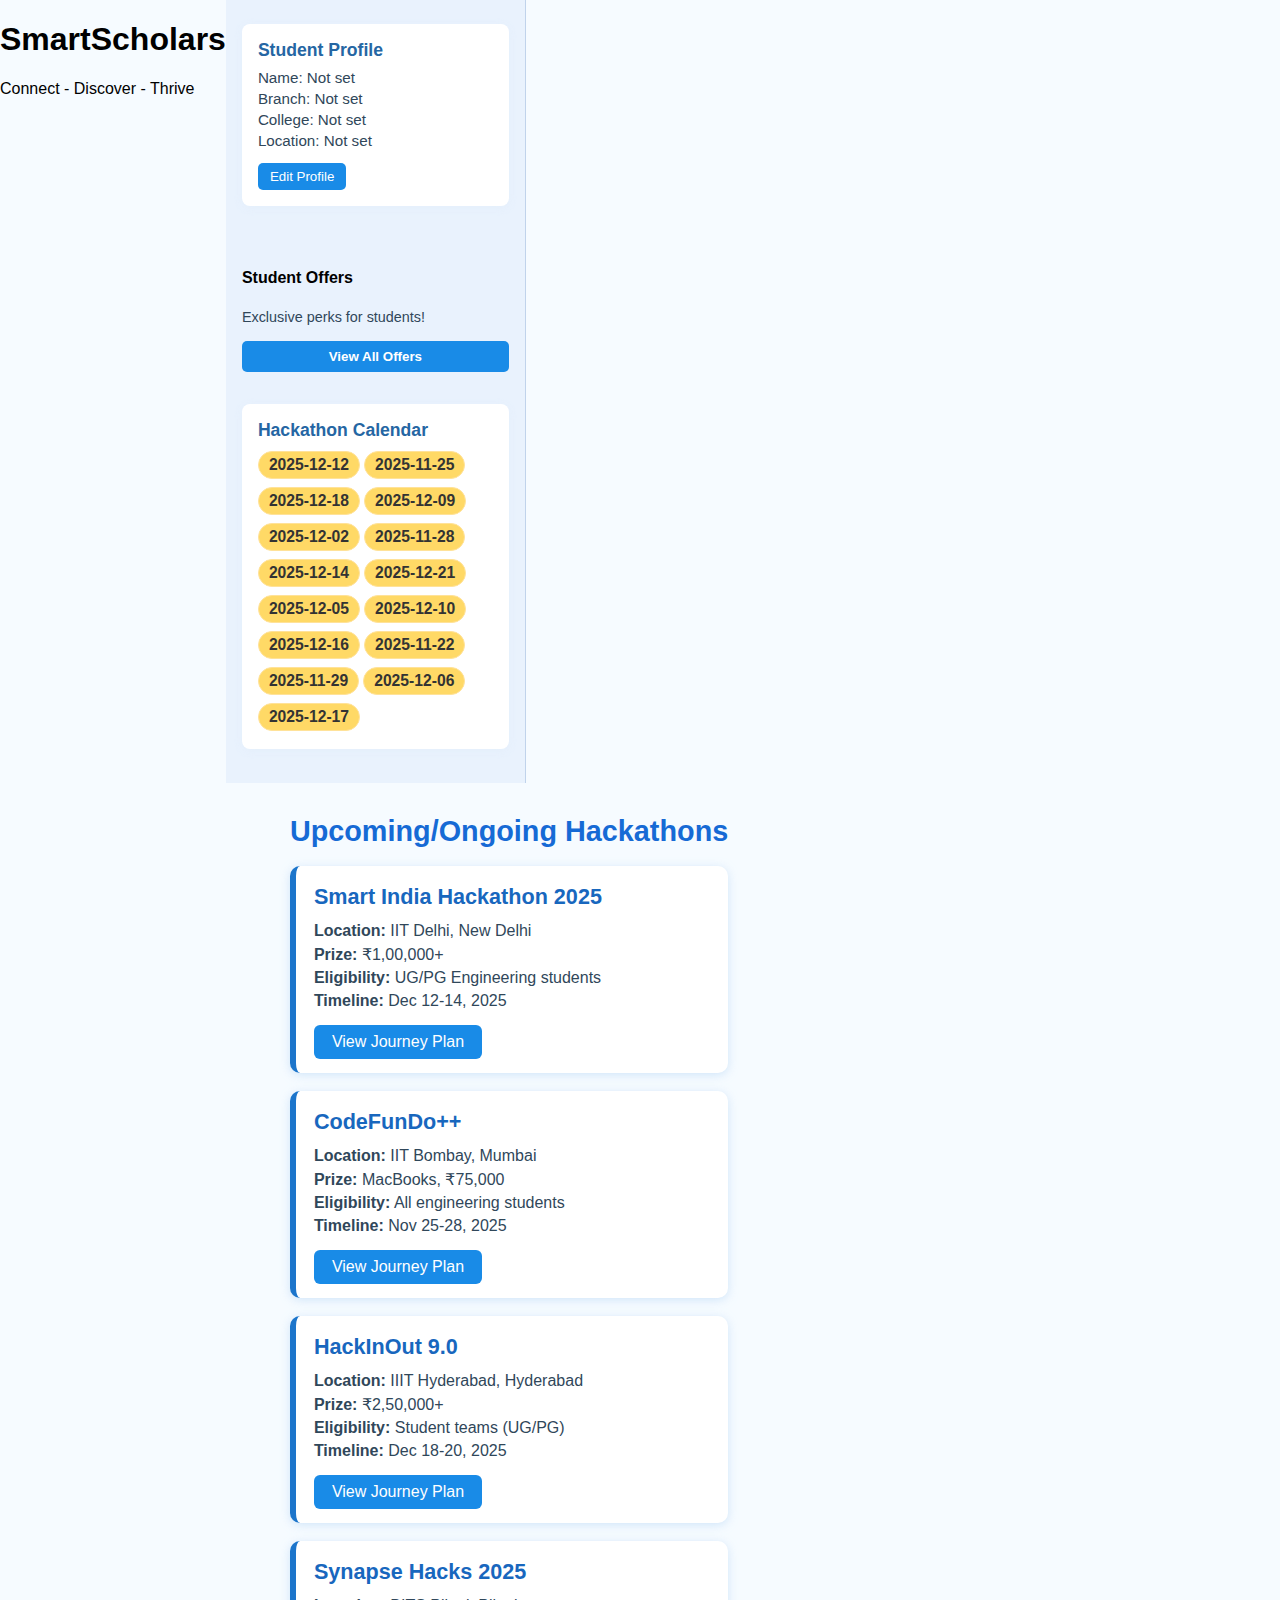
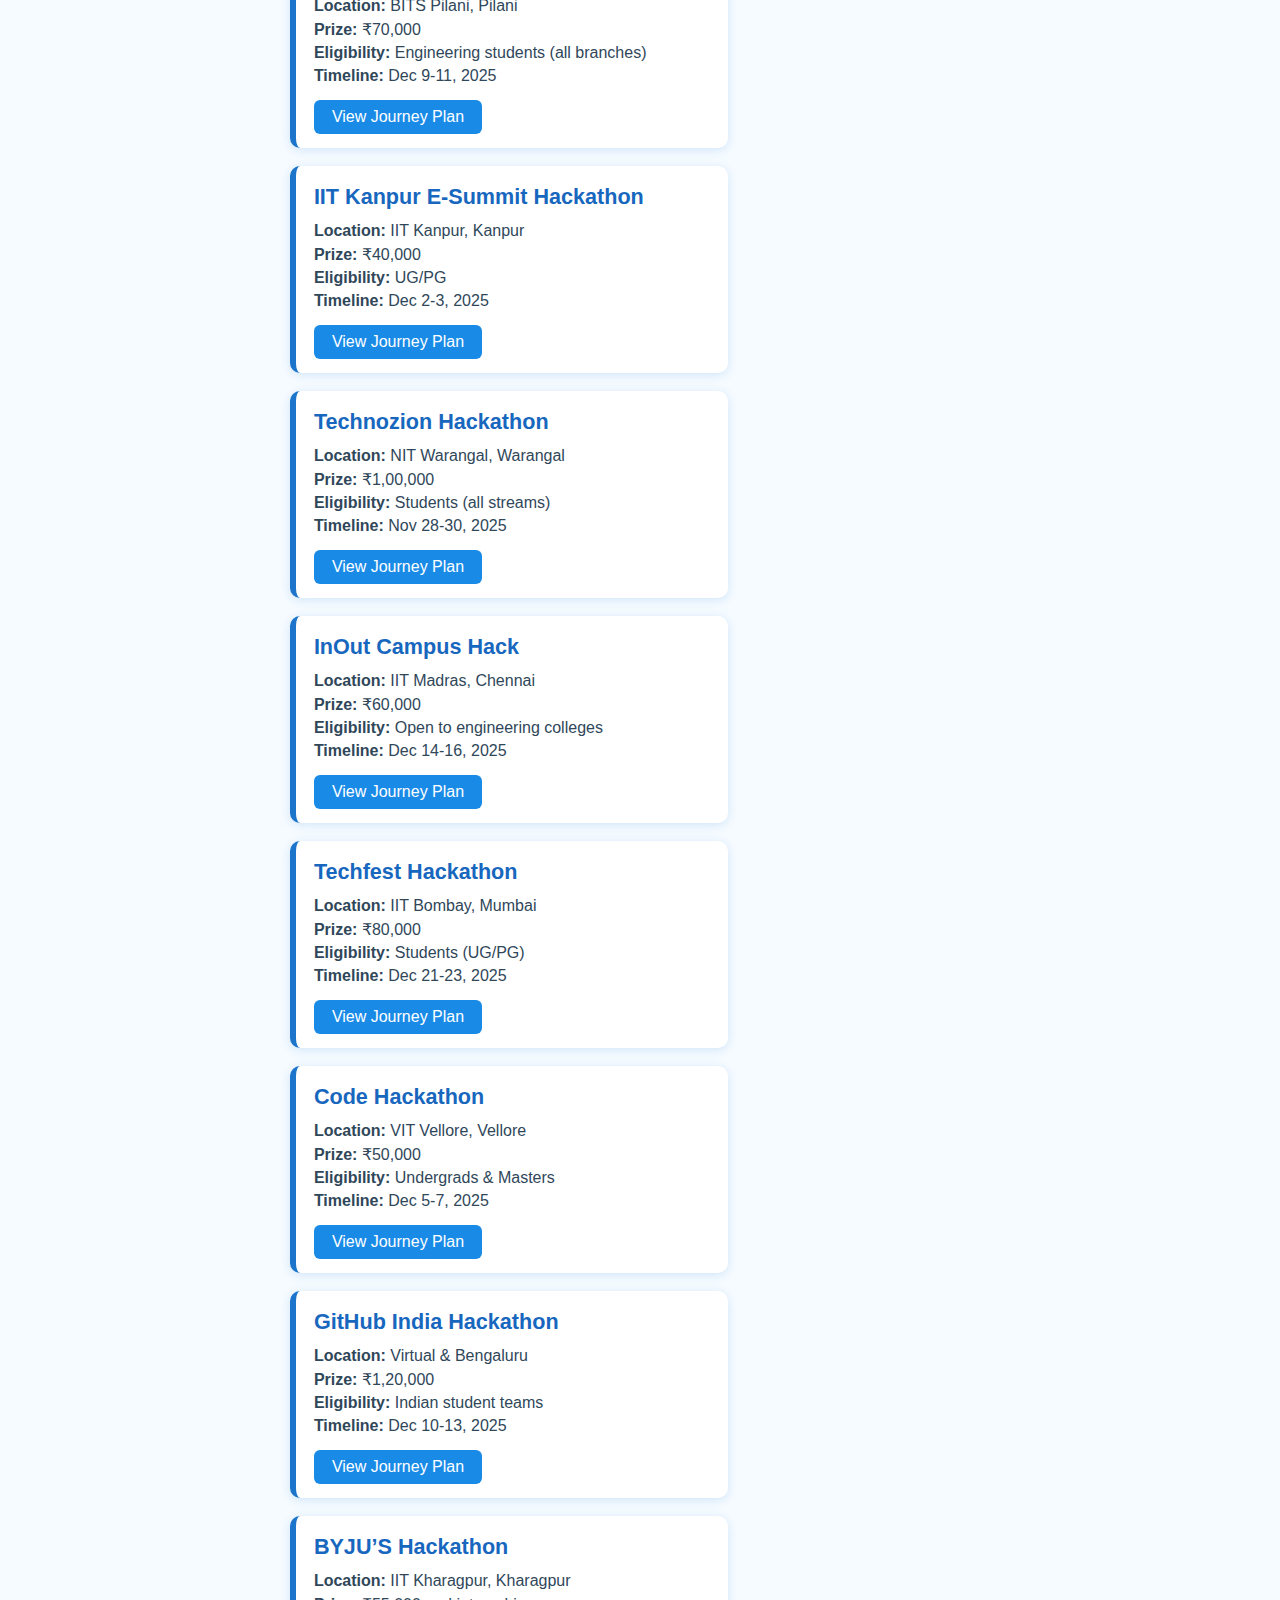
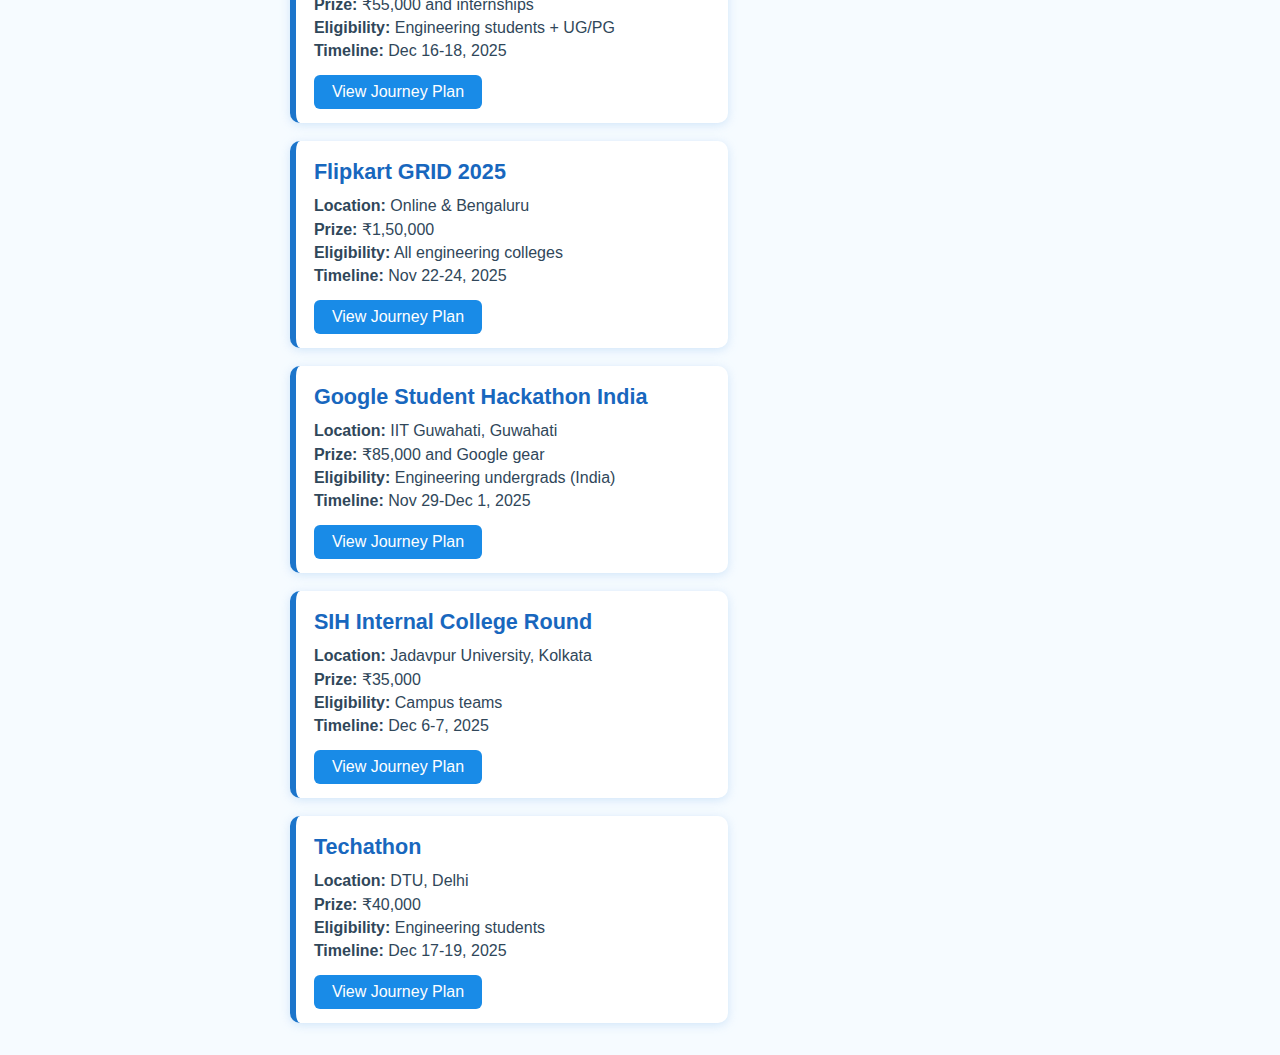
<file: index.html>
<!DOCTYPE html>
<html lang="en">
<head>
  <meta charset="UTF-8">
  <title>Smart Scholarz - Hackathon Journey Planner</title>
  <link rel="stylesheet" href="style.css">
</head>
<body>
  <header class="site-header">
    <div class="header-content">
      <h1 class="site-logo">SmartScholars</h1>
      <p class="site-tagline">Connect - Discover - Thrive</p>
    </div>
  </header>

  <div class="main-wrapper">
    <div id="sidebar">
  <div id="profile">
    <h3>Student Profile</h3>
    <div id="profile-data">
      <p>Name: <span id="student-name">Not set</span></p>
      <p>Branch: <span id="student-branch">Not set</span></p>
      <p>College: <span id="student-college">Not set</span></p>
      <p>Location: <span id="student-location">Not set</span></p>
      <button onclick="window.location.href='profile.html'" style="margin-top:10px; padding:6px 12px; background:#198be7; color:#fff; border:none; border-radius:5px; cursor:pointer;">Edit Profile</button>
    </div>
  </div>

  <div id="student-offers">
    <h4>Student Offers</h4>
    <p style="font-size:0.9em; color:#30475a; margin:8px 0;">Exclusive perks for students!</p>
    <button onclick="window.location.href='offers.html'" style="width:100%; margin-top:8px; padding:8px 12px; background:#198be7; color:#fff; border:none; border-radius:5px; cursor:pointer; font-weight:bold;">View All Offers</button>
  </div>

  <div id="calendar">
    <h4>Hackathon Calendar</h4>
    <div id="calendar-dates"></div>
  </div>
</div>


    <div id="main">
      <h2>Upcoming/Ongoing Hackathons</h2>
      <div id="hackathon-list"></div>
    </div>
  </div>

  <script src="script.js"></script>
</body>
</html>
</file>
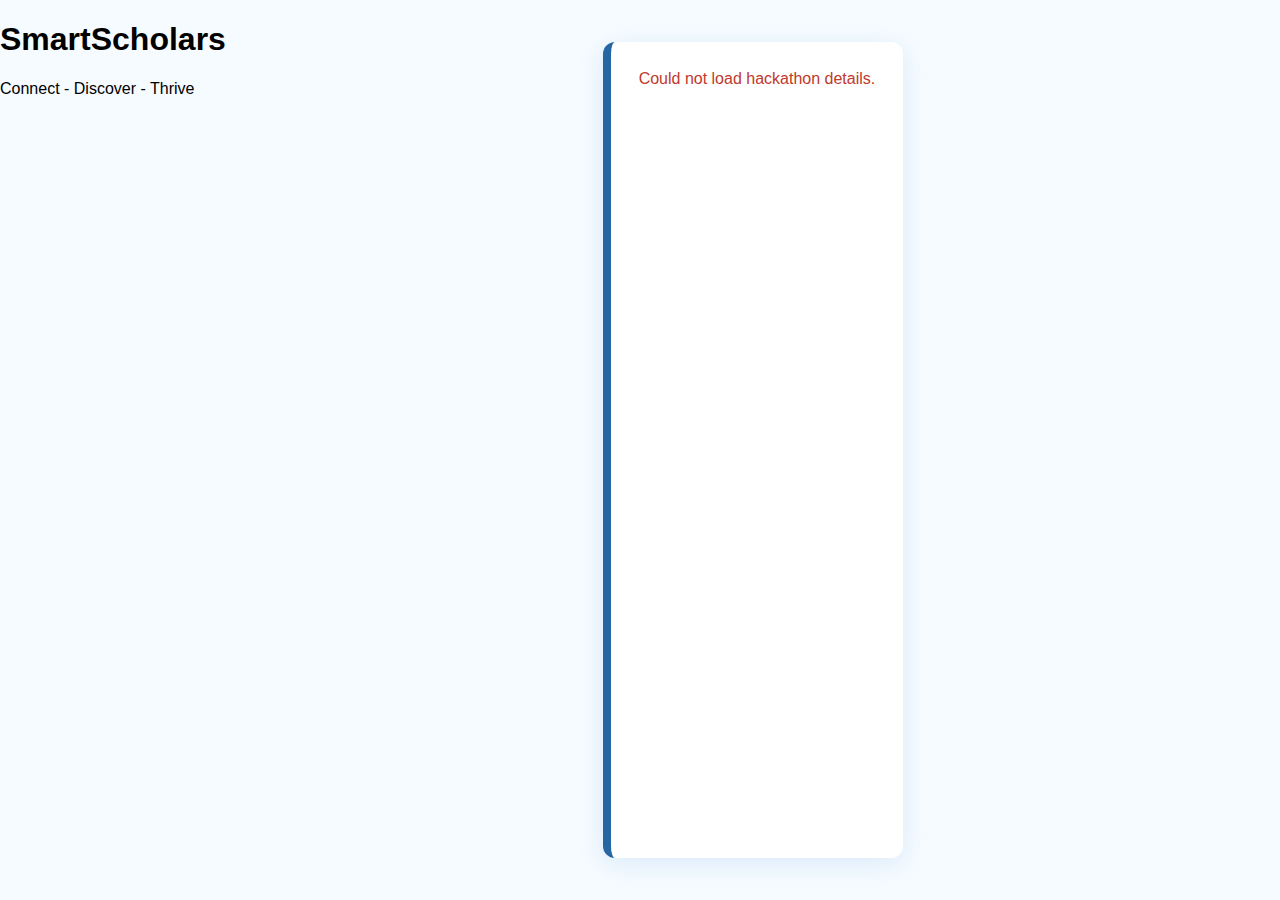
<file: hackathon.html>
<!DOCTYPE html>
<html>
<head>
  <meta charset="UTF-8">
  <title>Journey Plan</title>
  <link rel="stylesheet" href="style.css">
</head>
<body>
  <header class="site-header">
  <div class="header-content">
    <h1 class="site-logo">SmartScholars</h1>
      <p class="site-tagline">Connect - Discover - Thrive</p>
  </div>
</header>

  <div id="journey-container"></div>
  <script>
    // ========= Hackathon details logic for hackathon.html =========

    // If you have real API endpoints, replace them below. Otherwise, will use mock json files in /data
    const HACKATHON_API_URL = 'https://api.example.com/hackathons?location=india';
    const FARES_API_URL = 'https://api.example.com/fares';
    const HOTELS_API_URL = 'https://api.example.com/hotels';

    const hackathonId = localStorage.getItem('selectedHackathonId');
    const journeyDiv = document.getElementById('journey-container');

    async function getHackathonData() {
      let hacks;
      try {
        // Try real API (if available)
        const res = await fetch(HACKATHON_API_URL);
        if (!res.ok) throw new Error('API failed');
        hacks = await res.json();
      } catch {
        // Fallback to mock
        hacks = await fetch('data/hackathons.json').then(r => r.json());
      }
      return hacks.find(h => h.id == hackathonId);
    }

    async function getFares(location) {
      try {
        const res = await fetch(`${FARES_API_URL}?city=${encodeURIComponent(location)}`);
        if (!res.ok) throw new Error('API failed');
        const fares = await res.json();
        return fares;
      } catch {
        // Fallback to mock fares
        const fares = await fetch('data/fares.json').then(r => r.json());
        return fares[location];
      }
    }

    async function getHotels(location) {
      try {
        const res = await fetch(`${HOTELS_API_URL}?city=${encodeURIComponent(location)}`);
        if (!res.ok) throw new Error('API failed');
        const hotels = await res.json();
        return hotels;
      } catch {
        // Fallback to mock hotels
        const hotels = await fetch('data/hotels.json').then(r => r.json());
        return hotels[location];
      }
    }

    function formatDateTime(dtStr) {
      if (!dtStr || dtStr === "N/A") return "N/A";
      const [date, time] = dtStr.split("T");
      return `${date} ${time}`;
    }

    async function renderHackathonDetails() {
      const hackathon = await getHackathonData();
      if (!hackathon) {
        journeyDiv.innerHTML =
          '<div style="color:#c0392b;">Could not load hackathon details.</div>';
        return;
      }

      journeyDiv.innerHTML = `
        <h2>${hackathon.name}</h2>
        <p><strong>Location:</strong> ${hackathon.location}</p>
        <p><strong>Date:</strong> ${hackathon.date}</p>
        <p><strong>Prize:</strong> ${hackathon.prize}</p>
        <p><strong>Eligibility:</strong> ${hackathon.eligibility}</p>
        <p><strong>Timeline:</strong> ${hackathon.timeline}</p>
        <h3>Journey Plan (Arrive 2 Days Before)</h3>
        <div id="fares-table"></div>
        <h3>Best Hotels</h3>
        <div id="hotels-list"></div>
        <div id="your-location"></div>
      `;

      // Show fares (new table with more info)
      const fare = await getFares(hackathon.location);
      if (fare) {
        document.getElementById('fares-table').innerHTML = `
          <table>
            <tr>
              <th>Mode</th>
              <th>Name</th>
              <th>Departure</th>
              <th>Arrival</th>
              <th>Estimated Price</th>
            </tr>
            <tr>
              <td>Bus</td>
              <td>${fare.bus.name}</td>
              <td>${formatDateTime(fare.bus.departure)}</td>
              <td>${formatDateTime(fare.bus.arrival)}</td>
              <td>${fare.bus.price}</td>
            </tr>
            <tr>
              <td>Train</td>
              <td>${fare.train.name}</td>
              <td>${formatDateTime(fare.train.departure)}</td>
              <td>${formatDateTime(fare.train.arrival)}</td>
              <td>${fare.train.price}</td>
            </tr>
            <tr>
              <td>Flight</td>
              <td>${fare.flight.name}</td>
              <td>${formatDateTime(fare.flight.departure)}</td>
              <td>${formatDateTime(fare.flight.arrival)}</td>
              <td>${fare.flight.price}</td>
            </tr>
          </table>
        `;
      } else {
        document.getElementById('fares-table').innerHTML =
          '<div style="color:#c0392b;">Could not load fare data.</div>';
      }

      // Show hotels
      const hotels = await getHotels(hackathon.location);
      if (hotels && hotels.length > 0) {
        document.getElementById('hotels-list').innerHTML = `
          <ul>
            ${hotels.map(h => `<li>${h.name} (⭐${h.rating}) - ${h.price}</li>`).join('')}
          </ul>
        `;
      } else {
        document.getElementById('hotels-list').innerHTML =
          '<div style="color:#c0392b;">Could not load hotels data.</div>';
      }

      // Show geolocation (with city conversion via Nominatim)
      if ("geolocation" in navigator) {
        navigator.geolocation.getCurrentPosition(
          (pos) => {
            const { latitude, longitude } = pos.coords;
            fetch(`https://nominatim.openstreetmap.org/reverse?format=json&lat=${latitude}&lon=${longitude}`)
              .then(response => response.json())
              .then(locationData => {
                let city = locationData.address.city
                  || locationData.address.town
                  || locationData.address.village
                  || locationData.address.suburb
                  || "Unknown";
                let state = locationData.address.state || "";
                let country = locationData.address.country || "";
                document.getElementById('your-location').innerHTML =
                  `<p><strong>Your Location:</strong> ${city}, ${state}, ${country}</p>
                   <p style="color:#666;">(Approximate location based on your device)</p>`;
              })
              .catch(() => {
                document.getElementById('your-location').innerHTML =
                  `<p><strong>Your Coordinates:</strong> ${latitude.toFixed(3)}, ${longitude.toFixed(3)}</p>
                   <p style="color:#666;">(Could not convert to city name)</p>`;
              });
          },
          (err) => {
            document.getElementById('your-location').innerHTML =
              `<p style="color:#c0392b;"><strong>Could not get your location.</strong></p>`;
          }
        );
      } else {
        document.getElementById('your-location').innerHTML =
          `<p style="color:#c0392b;"><strong>Geolocation not supported in your browser.</strong></p>`;
      }
    }

    // Run render at startup
    renderHackathonDetails();
  </script>
</body>
</html>
</file>
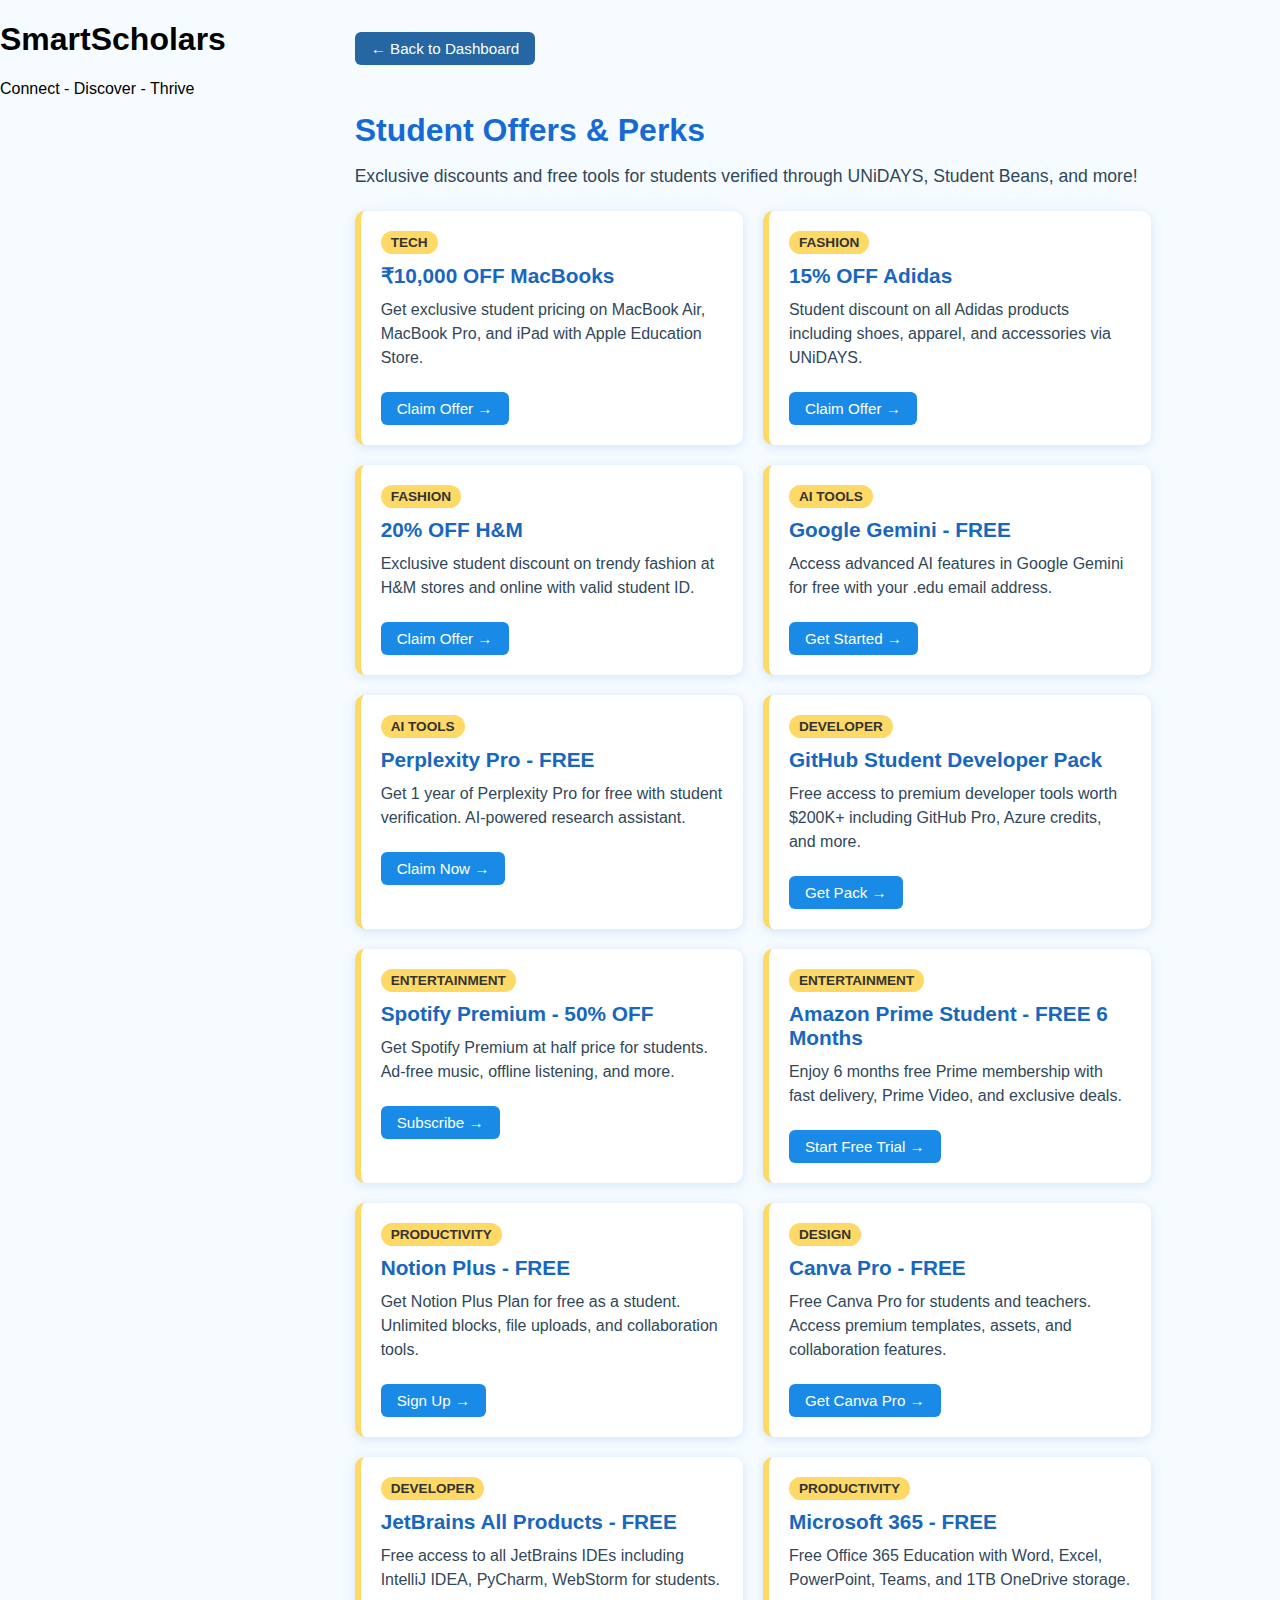
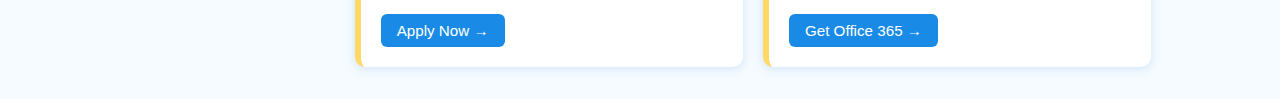
<file: offers.html>
<!DOCTYPE html>
<html lang="en">
<head>
  <meta charset="UTF-8">
  <title>Smart Scholarz - Student Offers</title>
  <link rel="stylesheet" href="style.css">
  <style>
    .offers-page {
      max-width: 900px;
      margin: 32px auto;
      padding: 0 20px;
    }
    .offers-grid {
      display: grid;
      grid-template-columns: repeat(auto-fit, minmax(280px, 1fr));
      gap: 20px;
      margin-top: 24px;
    }
    .offer-card {
      background: #fff;
      border-radius: 10px;
      padding: 20px;
      box-shadow: 0 2px 10px #bad8f5a0;
      border-left: 6px solid #ffd966;
      transition: transform 0.2s, box-shadow 0.2s;
    }
    .offer-card:hover {
      transform: translateY(-4px);
      box-shadow: 0 6px 18px #bad8f5cc;
    }
    .offer-card h3 {
      margin: 0 0 8px 0;
      color: #1867be;
      font-size: 1.3em;
    }
    .offer-badge {
      display: inline-block;
      background: #ffd966;
      color: #333;
      padding: 4px 10px;
      border-radius: 12px;
      font-size: 0.85em;
      font-weight: bold;
      margin-bottom: 10px;
    }
    .offer-description {
      color: #30475a;
      font-size: 1em;
      line-height: 1.5;
      margin: 10px 0;
    }
    .offer-link {
      display: inline-block;
      margin-top: 12px;
      padding: 8px 16px;
      background: #198be7;
      color: #fff;
      text-decoration: none;
      border-radius: 6px;
      font-size: 0.95em;
      transition: background 0.2s;
    }
    .offer-link:hover {
      background: #166ad5;
    }
    .back-btn {
      display: inline-block;
      margin-bottom: 20px;
      padding: 8px 16px;
      background: #2566a3;
      color: #fff;
      text-decoration: none;
      border-radius: 6px;
      font-size: 0.95em;
    }
    .back-btn:hover {
      background: #1867be;
    }
  </style>
</head>
<body>
  <header class="site-header">
    <div class="header-content">
      <h1 class="site-logo">SmartScholars</h1>
      <p class="site-tagline">Connect - Discover - Thrive</p>
    </div>
  </header>

  <div class="offers-page">
    <a href="index.html" class="back-btn">← Back to Dashboard</a>
    <h2 style="color:#166ad5; font-size:2em; margin-bottom:10px;">Student Offers & Perks</h2>
    <p style="color:#30475a; font-size:1.1em;">Exclusive discounts and free tools for students verified through UNiDAYS, Student Beans, and more!</p>

    <div class="offers-grid">
      <!-- Apple/Tech Offers -->
      <div class="offer-card">
        <span class="offer-badge">TECH</span>
        <h3>₹10,000 OFF MacBooks</h3>
        <p class="offer-description">Get exclusive student pricing on MacBook Air, MacBook Pro, and iPad with Apple Education Store.</p>
        <a href="https://www.apple.com/in-edu/store" target="_blank" class="offer-link">Claim Offer →</a>
      </div>

      <!-- Adidas Offer -->
      <div class="offer-card">
        <span class="offer-badge">FASHION</span>
        <h3>15% OFF Adidas</h3>
        <p class="offer-description">Student discount on all Adidas products including shoes, apparel, and accessories via UNiDAYS.</p>
        <a href="https://www.adidas.co.in/student-discount" target="_blank" class="offer-link">Claim Offer →</a>
      </div>

      <!-- H&M Offer -->
      <div class="offer-card">
        <span class="offer-badge">FASHION</span>
        <h3>20% OFF H&M</h3>
        <p class="offer-description">Exclusive student discount on trendy fashion at H&M stores and online with valid student ID.</p>
        <a href="https://www2.hm.com/en_in/student-discount.html" target="_blank" class="offer-link">Claim Offer →</a>
      </div>

      <!-- Google Gemini -->
      <div class="offer-card">
        <span class="offer-badge">AI TOOLS</span>
        <h3>Google Gemini - FREE</h3>
        <p class="offer-description">Access advanced AI features in Google Gemini for free with your .edu email address.</p>
        <a href="https://gemini.google.com/" target="_blank" class="offer-link">Get Started →</a>
      </div>

      <!-- Perplexity -->
      <div class="offer-card">
        <span class="offer-badge">AI TOOLS</span>
        <h3>Perplexity Pro - FREE</h3>
        <p class="offer-description">Get 1 year of Perplexity Pro for free with student verification. AI-powered research assistant.</p>
        <a href="https://www.perplexity.ai/pro?student=true" target="_blank" class="offer-link">Claim Now →</a>
      </div>

      <!-- GitHub Student Pack -->
      <div class="offer-card">
        <span class="offer-badge">DEVELOPER</span>
        <h3>GitHub Student Developer Pack</h3>
        <p class="offer-description">Free access to premium developer tools worth $200K+ including GitHub Pro, Azure credits, and more.</p>
        <a href="https://education.github.com/pack" target="_blank" class="offer-link">Get Pack →</a>
      </div>

      <!-- Spotify -->
      <div class="offer-card">
        <span class="offer-badge">ENTERTAINMENT</span>
        <h3>Spotify Premium - 50% OFF</h3>
        <p class="offer-description">Get Spotify Premium at half price for students. Ad-free music, offline listening, and more.</p>
        <a href="https://www.spotify.com/in/student/" target="_blank" class="offer-link">Subscribe →</a>
      </div>

      <!-- Amazon Prime -->
      <div class="offer-card">
        <span class="offer-badge">ENTERTAINMENT</span>
        <h3>Amazon Prime Student - FREE 6 Months</h3>
        <p class="offer-description">Enjoy 6 months free Prime membership with fast delivery, Prime Video, and exclusive deals.</p>
        <a href="https://www.amazon.in/prime/student" target="_blank" class="offer-link">Start Free Trial →</a>
      </div>

      <!-- Notion -->
      <div class="offer-card">
        <span class="offer-badge">PRODUCTIVITY</span>
        <h3>Notion Plus - FREE</h3>
        <p class="offer-description">Get Notion Plus Plan for free as a student. Unlimited blocks, file uploads, and collaboration tools.</p>
        <a href="https://www.notion.so/students" target="_blank" class="offer-link">Sign Up →</a>
      </div>

      <!-- Canva -->
      <div class="offer-card">
        <span class="offer-badge">DESIGN</span>
        <h3>Canva Pro - FREE</h3>
        <p class="offer-description">Free Canva Pro for students and teachers. Access premium templates, assets, and collaboration features.</p>
        <a href="https://www.canva.com/education/" target="_blank" class="offer-link">Get Canva Pro →</a>
      </div>

      <!-- JetBrains -->
      <div class="offer-card">
        <span class="offer-badge">DEVELOPER</span>
        <h3>JetBrains All Products - FREE</h3>
        <p class="offer-description">Free access to all JetBrains IDEs including IntelliJ IDEA, PyCharm, WebStorm for students.</p>
        <a href="https://www.jetbrains.com/student/" target="_blank" class="offer-link">Apply Now →</a>
      </div>

      <!-- Microsoft Office -->
      <div class="offer-card">
        <span class="offer-badge">PRODUCTIVITY</span>
        <h3>Microsoft 365 - FREE</h3>
        <p class="offer-description">Free Office 365 Education with Word, Excel, PowerPoint, Teams, and 1TB OneDrive storage.</p>
        <a href="https://www.microsoft.com/en-in/education/products/office" target="_blank" class="offer-link">Get Office 365 →</a>
      </div>
    </div>
  </div>
</body>
</html>
</file>
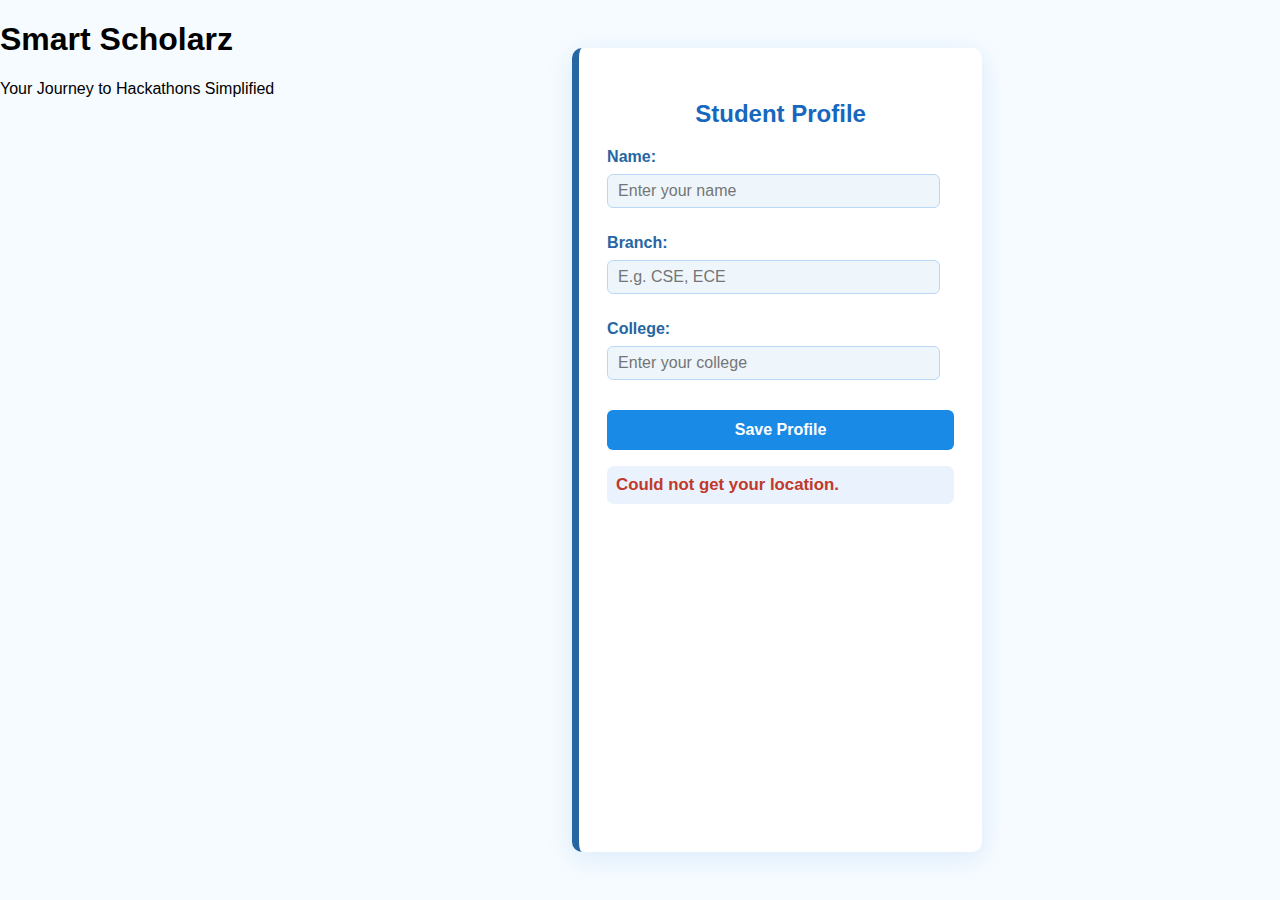
<file: profile.html>
<!DOCTYPE html>
<html>
<head>
  <meta charset="UTF-8">
  <title>Student Profile</title>
  <link rel="stylesheet" href="style.css">
  <style>
    body {
      font-family: 'Segoe UI', Arial, sans-serif;
      background: #f6fbff;
    }
    .container {
      max-width: 420px;
      margin: 48px auto;
      padding: 32px 28px;
      background: #fff;
      border-radius: 10px;
      box-shadow: 0 6px 26px #bad8f576;
      border-left: 7px solid #2566a3;
    }
    h2 {
      color: #1867be;
      text-align: center;
    }
    label {
      font-weight: bold;
      color: #2566a3;
      display: block;
      margin-top: 18px;
    }
    input[type="text"] {
      width: 96%;
      padding: 7px 10px;
      margin: 8px 0;
      border-radius: 6px;
      border: 1px solid #bad8f5;
      font-size: 1em;
      background: #eef6fc;
    }
    .save-btn {
      margin-top: 22px;
      width: 100%;
      padding: 11px;
      background: #198be7;
      color: #fff;
      border: none;
      border-radius: 6px;
      font-size: 1em;
      cursor: pointer;
      transition: background 0.2s;
      font-weight: bold;
    }
    .save-btn:hover {
      background: #166ad5;
    }
    .profile-block {
      margin-top: 24px;
      padding: 8px 0;
      font-size: 1.08em;
    }
    .location-block {
      margin-top: 16px;
      font-size: 1.05em;
      color: #2c3e52;
      background: #e9f2fd;
      border-radius: 7px;
      padding: 9px;
    }
    .error {
      color: #c0392b;
      margin-top: 10px;
    }
    .success-message {
      margin-top: 16px;
      padding: 12px;
      background: #d4edda;
      color: #155724;
      border-radius: 7px;
      text-align: center;
      font-weight: bold;
    }
  </style>
</head>
<body>
  <header class="site-header">
  <div class="header-content">
    <h1 class="site-logo">Smart Scholarz</h1>
    <p class="site-tagline">Your Journey to Hackathons Simplified</p>
  </div>
</header>

  <div class="container">
    <h2>Student Profile</h2>
    <form id="profile-form">
      <label for="name">Name:</label>
      <input type="text" id="name" required placeholder="Enter your name">

      <label for="branch">Branch:</label>
      <input type="text" id="branch" required placeholder="E.g. CSE, ECE">

      <label for="college">College:</label>
      <input type="text" id="college" required placeholder="Enter your college">

      <button type="submit" class="save-btn">Save Profile</button>
    </form>
    <div id="profile-block" class="profile-block" style="display:none;"></div>
    <div id="location-block" class="location-block"></div>
    <div id="error" class="error"></div>
    <div id="success-message" class="success-message" style="display:none;"></div>
  </div>
  <script>
    // Geolocation and profile logic
    function showLocationBlock() {
      const locationDiv = document.getElementById('location-block');
      locationDiv.textContent = "Detecting your location...";
      if ("geolocation" in navigator) {
        navigator.geolocation.getCurrentPosition(
          (pos) => {
            const { latitude, longitude } = pos.coords;
            fetch(`https://nominatim.openstreetmap.org/reverse?format=json&lat=${latitude}&lon=${longitude}`)
              .then(response => response.json())
              .then(locationData => {
                let city = locationData.address.city
                  || locationData.address.town
                  || locationData.address.village
                  || locationData.address.suburb
                  || "Unknown";
                let state = locationData.address.state || "";
                let country = locationData.address.country || "";
                const locationString = `${city}, ${state}, ${country}`;
                locationDiv.innerHTML =
                  `<strong>Your Location:</strong> ${locationString}`;
                // Save location to localStorage for dashboard use
                localStorage.studentLocation = locationString;
              })
              .catch(() => {
                locationDiv.innerHTML =
                  `<strong>Your Coordinates:</strong> ${latitude.toFixed(3)}, ${longitude.toFixed(3)}<br>
                  <span style="color:#888;">(Could not convert to city)</span>`;
              });
          },
          (err) => {
            locationDiv.innerHTML =
              `<span style="color:#c0392b;"><strong>Could not get your location.</strong></span>`;
          }
        );
      } else {
        locationDiv.innerHTML =
          `<span style="color:#c0392b;"><strong>Geolocation not supported in your browser.</strong></span>`;
      }
    }

    document.addEventListener("DOMContentLoaded", showLocationBlock);

    // Profile saving/display logic
    const form = document.getElementById('profile-form');
    const block = document.getElementById('profile-block');
    const errorDiv = document.getElementById('error');
    const successDiv = document.getElementById('success-message');

    // Load profile if already saved
    function loadProfile() {
      if (localStorage.studentProfile) {
        const profile = JSON.parse(localStorage.studentProfile);
        block.innerHTML = `
          <strong>Name:</strong> ${profile.name}<br>
          <strong>Branch:</strong> ${profile.branch}<br>
          <strong>College:</strong> ${profile.college}
        `;
        block.style.display = "block";
        form.style.display = "none";
        // Auto redirect after 3 seconds
        setTimeout(() => {
          window.location.href = 'index.html';
        }, 3000);
      }
    }
    loadProfile();

    // Save profile on submit
    form.addEventListener("submit", function(e){
      e.preventDefault();
      errorDiv.textContent = "";
      const name = document.getElementById('name').value.trim();
      const branch = document.getElementById('branch').value.trim();
      const college = document.getElementById('college').value.trim();
      if (!name || !branch || !college) {
        errorDiv.textContent = "Please fill in all fields.";
        return;
      }
      const profile = { name, branch, college };
      localStorage.studentProfile = JSON.stringify(profile);
      
      // Show success and profile
      block.innerHTML = `
        <strong>Name:</strong> ${name}<br>
        <strong>Branch:</strong> ${branch}<br>
        <strong>College:</strong> ${college}
      `;
      block.style.display = "block";
      form.style.display = "none";
      successDiv.textContent = "Profile saved! Redirecting to dashboard in 3 seconds...";
      successDiv.style.display = "block";

      // Redirect to dashboard after 3 seconds
      setTimeout(() => {
        window.location.href = 'index.html';
      }, 3000);
    });
  </script>
</body>
</html>
</file>
<file: style.css>
/* Reset box-sizing */
* {
  box-sizing: border-box;
}

/* Body layout */
body {
  margin: 0;
  font-family: 'Segoe UI', Arial, sans-serif;
  display: flex;
  background: #f6fbff;
  min-height: 100vh;
}

/* Sidebar styling */
#sidebar {
  width: 300px;
  background: #e9f2fd;
  padding: 24px 16px;
  border-right: 1px solid #c0d3eb;
  display: flex;
  flex-direction: column;
  gap: 32px;
}

#profile, #calendar, #past-searches {
  background: #fff;
  border-radius: 8px;
  padding: 16px;
  margin-bottom: 10px;
  box-shadow: 0 2px 8px #dfecfb7a;
}

#profile h3, #calendar h4, #past-searches h4 {
  margin: 0 0 8px 0;
  font-size: 1.1em;
  color: #2566a3;
}

#profile p {
  margin: 4px 0;
  font-size: 0.95em;
  color: #30475a;
}

/* Calendar styling */
#calendar-dates {
  font-size: 0.98em;
  display: flex;
  flex-wrap: wrap;
  gap: 4px;
}

.calendar-date {
  background: #ffd966;
  color: #333;
  padding: 4px 10px;
  border-radius: 14px;
  margin: 2px 0;
  font-weight: bold;
  cursor: pointer;
  border: 1px solid #ffe299;
  transition: background 0.2s;
}

.calendar-date:hover {
  background: #fff2cc;
}

/* Main content styling */
#main {
  flex: 1;
  padding: 32px 5vw;
}

#main h2 {
  margin-top: 0;
  color: #166ad5;
  font-size: 1.8em;
  margin-bottom: 18px;
}

/* Hackathon cards */
#hackathon-list {
  display: flex;
  flex-direction: column;
  gap: 18px;
}

.card {
  background: #fff;
  padding: 18px 18px 14px 18px;
  border-radius: 10px;
  box-shadow: 0 2px 10px #bad8f5a0;
  border-left: 6px solid #1c75cb;
  transition: box-shadow 0.2s;
}

.card:hover {
  box-shadow: 0 6px 18px #bad8f5cc;
}

.card h3 {
  margin: 0 0 12px 0;
  color: #1867be;
  font-size: 1.35em;
}

.card p {
  margin: 5px 0;
  color: #30475a;
  font-size: 1em;
}

.card button {
  margin-top: 10px;
  padding: 8px 18px;
  background: #198be7;
  color: #fff;
  border: none;
  border-radius: 6px;
  font-size: 1em;
  cursor: pointer;
  transition: background 0.2s;
}

.card button:hover {
  background: #166ad5;
}

/* Journey details page */
#journey-container {
  max-width: 700px;
  margin: 42px auto;
  background: #fff;
  border-radius: 12px;
  padding: 28px 28px 24px 28px;
  box-shadow: 0 6px 26px #bad8f576;
  border-left: 8px solid #2566a3;
}

#journey-container h2 {
  margin-top: 0;
  color: #1867be;
  font-size: 1.5em;
}

#journey-container h3 {
  color: #2566a3;
  margin-bottom: 10px;
  margin-top: 28px;
}

#journey-container p {
  color: #30475a;
  margin: 8px 0;
  font-size: 1.08em;
}

/* Table styles for fares */
#fares-table table {
  width: 100%;
  border-collapse: collapse;
  margin: 10px 0 20px 0;
}

#fares-table th,
#fares-table td {
  padding: 10px 14px;
  border: 1px solid #c0d3eb;
  text-align: left;
  font-size: 1.05em;
}

#fares-table th {
  background: #e9f2fd;
  color: #2566a3;
}

#fares-table td {
  background: #f6fbff;
}

#hotels-list ul {
  padding-left: 16px;
  margin: 0;
}

#hotels-list li {
  margin-bottom: 7px;
  color: #2c3e50;
  font-size: 1.07em;
}

@media (max-width: 900px) {
  #sidebar {
    width: 100%;
    flex-direction: row;
    border-right: none;
    border-bottom: 1px solid #c0d3eb;
    padding: 12px;
    gap: 12px;
  }
  #main {
    padding: 22px 3vw;
  }
  #journey-container {
    padding: 16px 4vw;
  }
}
</file>
